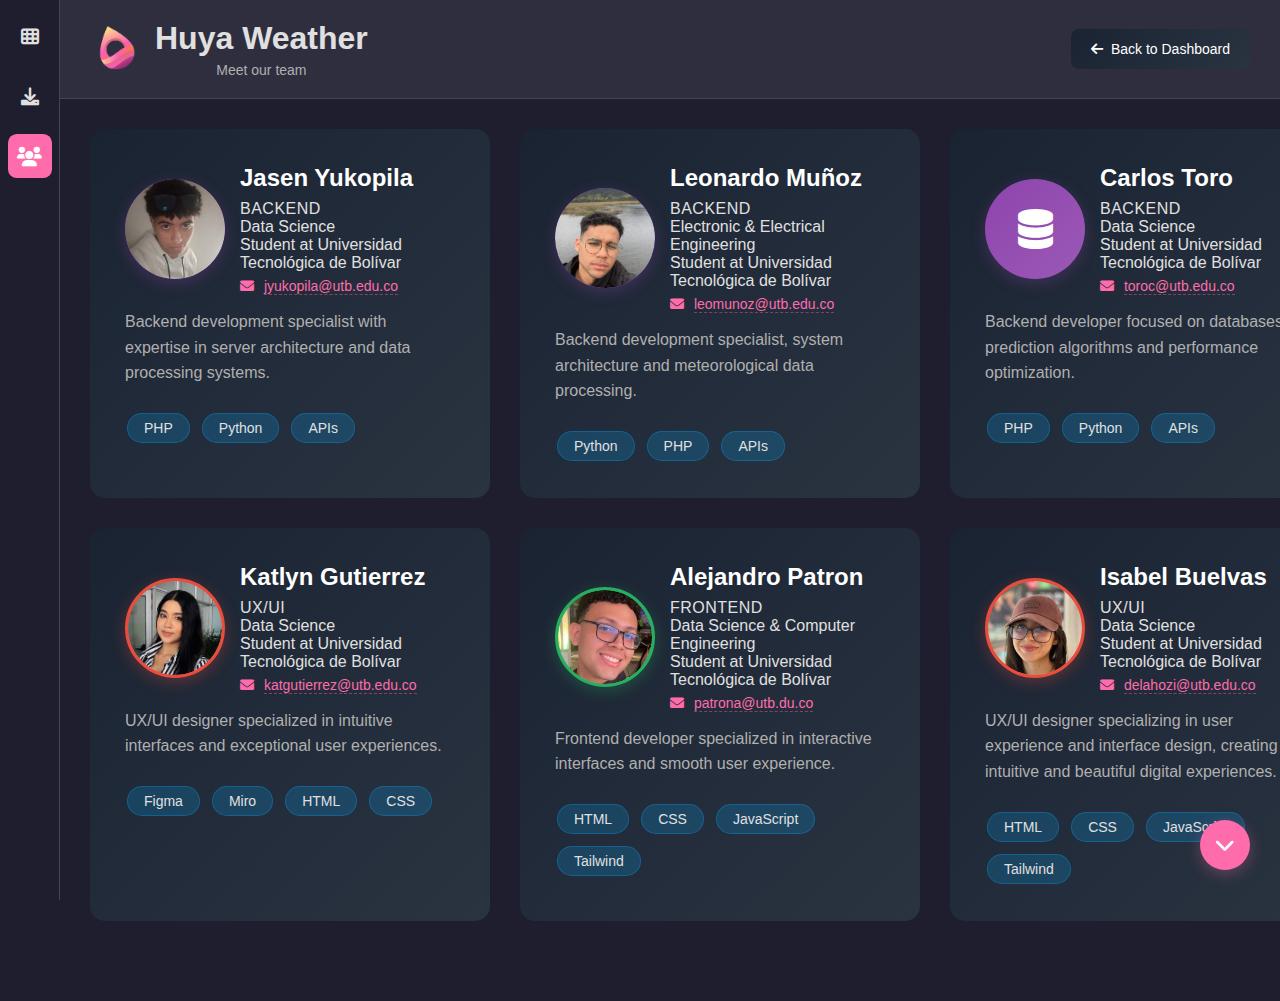
<file: pages/about.html>
<!DOCTYPE html>
<html lang="en">
<head>
    <meta charset="UTF-8">
    <meta name="viewport" content="width=device-width, initial-scale=1.0">
    <title>Huya Weather - About Us</title>
    <link rel="icon" type="image/png" href="../images/logo-huya.png">
    <link rel="shortcut icon" type="image/png" href="../images/logo-huya.png">
    <link rel="apple-touch-icon" href="../images/logo-huya.png">
    <link rel="stylesheet" href="../styles/styles.css">
    <link rel="stylesheet" href="../styles/about-styles.css">
    <link href="https://cdnjs.cloudflare.com/ajax/libs/font-awesome/6.0.0/css/all.min.css" rel="stylesheet">
</head>
<body>
    <!-- Sidebar -->
    <div class="sidebar">
        <div class="sidebar-icon">
            <i class="fas fa-th"></i>
        </div>
        <div class="sidebar-icon">
            <i class="fas fa-download"></i>
        </div>
        <div class="sidebar-icon active">
            <i class="fas fa-users"></i>
        </div>
    </div>

    <!-- Main Container -->
    <div class="main-container">
        <!-- Header -->
        <header class="header">
            <div class="header-left">
                <div class="logo">
                    <div class="logo-icon">
                        <img src="../images/logo-huya.png" alt="Huya Weather Logo" class="logo-image">
                    </div>
                    <div class="logo-text">
                        <h1>Huya Weather</h1>
                        <p>Meet our team</p>
                    </div>
                </div>
            </div>
            <div class="header-right">
                <a href="index.html" class="back-btn">
                    <i class="fas fa-arrow-left"></i>
                    Back to Dashboard
                </a>
            </div>
        </header>

        <!-- Main Content -->
        <div class="main-content">
            <!-- Team Members Grid -->
            <div class="team-grid">
                <!-- Backend -->
                <div class="team-card backend">
                    <div class="team-card-header">
                        <div class="team-avatar">
                            <img src="../images/jasen.jpeg" alt="Jasen Yukopila" class="team-photo">
                        </div>
                        <div class="team-info">
                            <h3>Jasen Yukopila</h3>
                            <p class="role">Backend</p>
                            <p class="degree">Data Science</p>
                            <p class="affiliation">Student at Universidad Tecnológica de Bolívar</p>
                            <p class="email"><i class="fas fa-envelope"></i> <a href="mailto:jyukopila@utb.edu.co">jyukopila@utb.edu.co</a></p>
                        </div>
                    </div>
                    <div class="team-description">
                        <p>Backend development specialist with expertise in server architecture and data processing systems.</p>
                    </div>
                    <div class="team-skills">
                        <span class="skill">PHP</span>
                        <span class="skill">Python</span>
                        <span class="skill">APIs</span>
                    </div>
                </div>

                <!-- Backend Team -->
                <div class="team-card backend">
                    <div class="team-card-header">
                        <div class="team-avatar">
                            <img src="../images/leonardo.jpeg" alt="Leonardo Muñoz" class="team-photo">
                        </div>
                        <div class="team-info">
                            <h3>Leonardo Muñoz</h3>
                            <p class="role">Backend</p>
                            <p class="degree">Electronic & Electrical Engineering</p>
                            <p class="affiliation">Student at Universidad Tecnológica de Bolívar</p>
                            <p class="email"><i class="fas fa-envelope"></i> <a href="mailto:leomunoz@utb.edu.co">leomunoz@utb.edu.co</a></p>
                        </div>
                    </div>
                    <div class="team-description">
                        <p>Backend development specialist, system architecture and meteorological data processing.</p>
                    </div>
                    <div class="team-skills">
                        <span class="skill">Python</span>
                        <span class="skill">PHP</span>
                        <span class="skill">APIs</span>
                    </div>
                </div>

                <div class="team-card backend">
                    <div class="team-card-header">
                        <div class="team-avatar">
                            <i class="fas fa-database"></i>
                        </div>
                        <div class="team-info">
                            <h3>Carlos Toro</h3>
                            <p class="role">Backend</p>
                            <p class="degree">Data Science</p>
                            <p class="affiliation">Student at Universidad Tecnológica de Bolívar</p>
                            <p class="email"><i class="fas fa-envelope"></i> <a href="mailto:toroc@utb.edu.co">toroc@utb.edu.co</a></p>
                        </div>
                    </div>
                    <div class="team-description">
                        <p>Backend developer focused on databases, prediction algorithms and performance optimization.</p>
                    </div>
                    <div class="team-skills">
                        <span class="skill">PHP</span>
                        <span class="skill">Python</span>
                        <span class="skill">APIs</span>
                    </div>
                </div>

                <!-- UX/UI Team -->
                <div class="team-card ux-ui">
                    <div class="team-card-header">
                        <div class="team-avatar">
                            <img src="../images/katlyn.jpeg" alt="Katlyn Gutierrez" class="team-photo">
                        </div>
                        <div class="team-info">
                            <h3>Katlyn Gutierrez</h3>
                            <p class="role">UX/UI</p>
                            <p class="degree">Data Science</p>
                            <p class="affiliation">Student at Universidad Tecnológica de Bolívar</p>
                            <p class="email"><i class="fas fa-envelope"></i> <a href="mailto:katgutierrez@utb.edu.co">katgutierrez@utb.edu.co</a></p>
                        </div>
                    </div>
                    <div class="team-description">
                        <p>UX/UI designer specialized in intuitive interfaces and exceptional user experiences.</p>
                    </div>
                    <div class="team-skills">
                        <span class="skill">Figma</span>
                        <span class="skill">Miro</span>
                        <span class="skill">HTML</span>
                        <span class="skill">CSS</span>
                    </div>
                </div>

                <!-- Frontend -->
                <div class="team-card frontend">
                    <div class="team-card-header">
                        <div class="team-avatar">
                            <img src="../images/patron.jpeg" alt="Alejandro Patron" class="team-photo">
                        </div>
                        <div class="team-info">
                            <h3>Alejandro Patron</h3>
                            <p class="role">Frontend</p>
                            <p class="degree">Data Science & Computer Engineering</p>
                            <p class="affiliation">Student at Universidad Tecnológica de Bolívar</p>
                            <p class="email"><i class="fas fa-envelope"></i> <a href="mailto:patrona@utb.du.co">patrona@utb.du.co</a></p>
                        </div>
                    </div>
                    <div class="team-description">
                        <p>Frontend developer specialized in interactive interfaces and smooth user experience.</p>
                    </div>
                    <div class="team-skills">
                        <span class="skill">HTML</span>
                        <span class="skill">CSS</span>
                        <span class="skill">JavaScript</span>
                        <span class="skill">Tailwind</span>
                    </div>
                </div>

                <div class="team-card ux-ui">
                    <div class="team-card-header">
                        <div class="team-avatar">
                            <img src="../images/isabel.jpeg" alt="Isabel Buelvas" class="team-photo">
                        </div>
                        <div class="team-info">
                            <h3>Isabel Buelvas</h3>
                            <p class="role">UX/UI</p>
                            <p class="degree">Data Science</p>
                            <p class="affiliation">Student at Universidad Tecnológica de Bolívar</p>
                            <p class="email"><i class="fas fa-envelope"></i> <a href="mailto:delahozi@utb.edu.co">delahozi@utb.edu.co</a></p>
                        </div>
                    </div>
                    <div class="team-description">
                        <p>UX/UI designer specializing in user experience and interface design, creating intuitive and beautiful digital experiences.</p>
                    </div>
                    <div class="team-skills">
                        <span class="skill">HTML</span>
                        <span class="skill">CSS</span>
                        <span class="skill">JavaScript</span>
                        <span class="skill">Tailwind</span>
                    </div>
                </div>
            </div>
        </div>
    </div>

    <script src="../js/about.js"></script>
</body>
</html>
</file>
<file: styles/styles.css>
* {
    margin: 0;
    padding: 0;
    box-sizing: border-box;
}

body {
    font-family: 'Arial', sans-serif;
    background-color: var(--background-dark);
    color: var(--text-light);
    margin: 0;
    padding: 0;
}

/* Cambios a tonos oscuros para el fondo */
:root {
    --background-dark: #1E1E2E;
    --card-dark: #2E2E3E;
    --text-light: #E0E0E0;
    --accent-dark: #7136AF;
    --border-dark: #444455;
    --rosa-vibrante: #FF6CAB;
    --naranja-calido: #FFB86C;
    --lila-vibrante: #B97AFF;
    --morado-profundo: #1E1E2E;
    --amarillo-pastel: #FFE76C;
}

/* Sidebar */
.sidebar {
    position: fixed;
    left: 0;
    top: 0;
    width: 60px;
    height: 100vh;
    background-color: var(--background-dark);
    color: var(--text-light);
    display: flex;
    flex-direction: column;
    align-items: center;
    padding-top: 20px;
    z-index: 1000;
    transition: background-color 0.3s ease;
}

.sidebar-icon {
    width: 40px;
    height: 40px;
    display: flex;
    align-items: center;
    justify-content: center;
    margin-bottom: 20px;
    cursor: pointer;
    border-radius: 8px;
    transition: background-color 0.3s ease;
}

.sidebar-icon:hover {
    background-color: #3A3A5C;
}

.sidebar-icon i {
    font-size: 18px;
    color: var(--text-color);
}

/* Main Container */
.main-container {
    margin-left: 60px;
    min-height: 100vh;
    display: flex;
    flex-direction: column;
}

/* Header */
.header {
    display: flex;
    justify-content: space-between;
    align-items: center;
    padding: 20px 30px;
    background-color: var(--card-dark);
    color: var(--text-light);
    border-bottom: 1px solid var(--border-dark);
    text-align: center;
    font-size: 1.5rem;
    font-weight: bold;
}

.header-left {
    display: flex;
    align-items: center;
}

.logo {
    display: flex;
    align-items: center;
    gap: 15px;
    background-color: transparent;
}

.logo-icon {
    width: 50px;
    height: 50px;
    position: relative;
    display: flex;
    align-items: center;
    justify-content: center;
}

.logo-image {
    width: 100%;
    height: 100%;
    object-fit: contain;
}

.logo-text h1 {
    font-size: 32px;
    font-weight: bold;
    color: var(--text-color);
    margin-bottom: 5px;
}

.logo-text p {
    font-size: 14px;
    color: #B0B0B0;
    font-weight: 300;
}

.header-right {
    display: flex;
    align-items: center;
    gap: 20px;
}

.location-text {
    color: var(--text-color);
    font-size: 16px;
}

.calculate-btn {
    background: #FF6CAB;
    color: var(--morado-profundo);
    border: none;
    padding: 12px 24px;
    border-radius: 8px;
    font-size: 16px;
    font-weight: 600;
    cursor: pointer;
    transition: transform 0.2s ease;
}

.calculate-btn:hover {
    transform: translateY(-2px);
    background-color: #FF4A8A;
    box-shadow: 0 4px 15px rgba(255, 108, 171, 0.4);
}

/* Ajustes de colores para el fondo del dashboard y la barra lateral */
.dashboard-header {
    background-color: var(--background-dark);
    color: var(--text-light);
    padding: 1rem;
    text-align: center;
    font-size: 1.2rem;
    font-weight: bold;
}

.sidebar {
    background-color: var(--background-dark);
    color: var(--text-light);
    padding: 1rem;
    border-right: 1px solid var(--border-dark);
    height: 100vh;
}

/* Main Content */
.main-content {
    display: flex;
    flex: 1;
    padding: 30px;
    gap: 30px;
}

/* Left Column */
.left-column {
    flex: 1;
    display: flex;
    flex-direction: column;
    gap: 25px;
}

/* Date Selection */
.date-selection {
    display: flex;
    gap: 20px;
}

.date-input-group {
    flex: 1;
}

.date-input-group label {
    display: block;
    color: var(--text-color);
    font-size: 14px;
    margin-bottom: 8px;
    font-weight: 500;
}

.date-input-wrapper {
    position: relative;
}

.date-input-wrapper input {
    width: 100%;
    padding: 12px 40px 12px 15px;
    background-color: #2D2D44;
    border: 1px solid #3A3A5C;
    border-radius: 8px;
    color: var(--text-color);
    font-size: 14px;
}

.date-input-wrapper input::-webkit-calendar-picker-indicator {
    filter: invert(1);
}

.date-input-wrapper i {
    position: absolute;
    right: 15px;
    top: 50%;
    transform: translateY(-50%);
    color: #B0B0B0;
    font-size: 14px;
}

/* Current Weather Card */
.current-weather-card {
    background-color: #2D2D44;
    border-radius: 12px;
    padding: 30px;
    text-align: center;
    position: relative;
    overflow: hidden;
    background: linear-gradient(135deg, #1A2332 0%, #2A3441 100%);
    border: 1px solid var(--huya-light-blue);
}

.weather-icon {
    margin-bottom: 20px;
}

.weather-icon i {
    color: #FF6CAB;
    text-shadow: 0 0 20px rgba(255, 108, 171, 0.5);
    font-size: 80px;
}

.temperature {
    font-size: 72px;
    font-weight: bold;
    color: var(--text-color);
    margin-bottom: 10px;
    line-height: 1;
}

.weather-condition {
    font-size: 18px;
    color: var(--text-color);
    margin-bottom: 25px;
    font-weight: 300;
}

.location-info, .date-info {
    display: flex;
    align-items: center;
    justify-content: center;
    gap: 8px;
    color: #B0B0B0;
    font-size: 14px;
    margin-bottom: 10px;
}

.location-info i, .date-info i {
    font-size: 12px;
}

/* Weather Metrics */
.weather-metrics {
    display: flex;
    flex-direction: column;
    gap: 15px;
}

.metric-card {
    background-color: #2D2D44;
    border-radius: 12px;
    padding: 20px;
    display: flex;
    align-items: center;
    gap: 15px;
    background: linear-gradient(135deg, #1A2332 0%, #2A3441 100%);
    border: 1px solid var(--huya-border);
}

.metric-icon {
    width: 50px;
    height: 50px;
    border-radius: 50%;
    display: flex;
    align-items: center;
    justify-content: center;
    flex-shrink: 0;
    background-color: #FF6CAB;
}

.metric-icon.wind {
    background: linear-gradient(135deg, #FF6CAB, #FF4A8A);
    box-shadow: 0 4px 15px rgba(255, 108, 171, 0.3);
}

.metric-icon.humidity {
    background: linear-gradient(135deg, #FF6CAB, #FF4A8A);
    box-shadow: 0 4px 15px rgba(255, 108, 171, 0.3);
}

.metric-icon.uv {
    background: linear-gradient(135deg, #FF6CAB, #FF4A8A);
    box-shadow: 0 4px 15px rgba(255, 108, 171, 0.3);
}

.metric-icon.pressure {
    background: linear-gradient(135deg, #FF6CAB, #FF4A8A);
    box-shadow: 0 4px 15px rgba(255, 108, 171, 0.3);
}

.metric-icon.air-quality {
    background: linear-gradient(135deg, #FF6CAB, #FF4A8A);
    box-shadow: 0 4px 15px rgba(255, 108, 171, 0.3);
}

.metric-icon i {
    color: white;
    font-size: 20px;
    text-shadow: 0 2px 4px rgba(0, 0, 0, 0.3);
}

.metric-content {
    flex: 1;
}

.metric-label {
    color: var(--text-color);
    font-size: 14px;
    margin-bottom: 5px;
    font-weight: 500;
}

.metric-value {
    color: var(--text-color);
    font-size: 24px;
    font-weight: bold;
}

.metric-unit select {
    background-color: #3A3A5C;
    border: 1px solid #4A4A6C;
    border-radius: 6px;
    color: var(--text-color);
    padding: 8px 12px;
    font-size: 14px;
    cursor: pointer;
}

.metric-unit select:focus {
    outline: none;
    border-color: #00A8FF;
}

/* Right Column */
.right-column {
    flex: 1;
    display: flex;
    flex-direction: column;
}

.map-section {
    flex: 1;
    display: flex;
    flex-direction: column;
}

.map-section h3 {
    color: var(--text-color);
    font-size: 20px;
    margin-bottom: 5px;
    font-weight: 600;
}

.map-section p {
    color: #B0B0B0;
    font-size: 14px;
    margin-bottom: 20px;
}

#map {
    flex: 1;
    border-radius: 12px;
    overflow: hidden;
    min-height: 500px;
    border: 2px solid var(--huya-light-blue);
}

/* Leaflet Map Customization */
.leaflet-container {
    background-color: #2D2D44 !important;
}

.leaflet-control-zoom a {
    background-color: #2D2D44 !important;
    color: var(--text-color) !important;
    border: 1px solid #3A3A5C !important;
}

.leaflet-control-zoom a:hover {
    background-color: #3A3A5C !important;
}

.leaflet-control-attribution {
    background-color: rgba(45, 45, 68, 0.8) !important;
    color: #B0B0B0 !important;
    font-size: 11px !important;
}

/* Responsive Design */
@media (max-width: 1200px) {
    .main-content {
        flex-direction: column;
    }
    
    .right-column {
        min-height: 400px;
    }
}

@media (max-width: 768px) {
    .header {
        flex-direction: column;
        gap: 20px;
        text-align: center;
    }
    
    .date-selection {
        flex-direction: column;
    }
    
    .main-content {
        padding: 20px;
    }
    
    .temperature {
        font-size: 60px;
    }
    
    .weather-icon i {
        font-size: 60px;
    }
}

/* Custom Scrollbar */
::-webkit-scrollbar {
    width: 8px;
}

::-webkit-scrollbar-track {
    background: #2D2D44;
}

::-webkit-scrollbar-thumb {
    background: #3A3A5C;
    border-radius: 4px;
}

::-webkit-scrollbar-thumb:hover {
    background: #4A4A6C;
}

/* Animaciones CSS */
@keyframes fadeInUp {
    from {
        opacity: 0;
        transform: translateY(30px);
    }
    to {
        opacity: 1;
        transform: translateY(0);
    }
}

@keyframes pulse {
    0% {
        transform: scale(1);
    }
    50% {
        transform: scale(1.05);
    }
    100% {
        transform: scale(1);
    }
}

@keyframes glow {
    0% {
        box-shadow: 0 0 5px rgba(0, 168, 255, 0.3);
    }
    50% {
        box-shadow: 0 0 20px rgba(0, 168, 255, 0.6);
    }
    100% {
        box-shadow: 0 0 5px rgba(0, 168, 255, 0.3);
    }
}

@keyframes slideInLeft {
    from {
        opacity: 0;
        transform: translateX(-50px);
    }
    to {
        opacity: 1;
        transform: translateX(0);
    }
}

@keyframes bounce {
    0%, 20%, 50%, 80%, 100% {
        transform: translateY(0);
    }
    40% {
        transform: translateY(-10px);
    }
    60% {
        transform: translateY(-5px);
    }
}

/* Aplicar animaciones a elementos */
.main-content {
    animation: fadeInUp 0.8s ease-out;
}

.sidebar {
    animation: slideInLeft 0.6s ease-out;
}

.header {
    animation: fadeInUp 0.6s ease-out;
}

.current-weather-card {
    animation: fadeInUp 0.8s ease-out 0.2s both;
}

.metric-card {
    animation: fadeInUp 0.6s ease-out;
    transition: all 0.3s ease;
}

.metric-card:nth-child(1) { animation-delay: 0.1s; }
.metric-card:nth-child(2) { animation-delay: 0.2s; }
.metric-card:nth-child(3) { animation-delay: 0.3s; }
.metric-card:nth-child(4) { animation-delay: 0.4s; }
.metric-card:nth-child(5) { animation-delay: 0.5s; }

.calculate-btn {
    animation: pulse 2s infinite;
}

.calculate-btn:hover {
    animation: glow 1s infinite;
}

.weather-icon i {
    animation: bounce 2s infinite;
}

.logo-image {
    animation: pulse 3s infinite;
}

/* Efectos hover mejorados */
.metric-card:hover {
    transform: translateY(-5px) scale(1.02);
    box-shadow: 0 10px 25px rgba(0, 168, 255, 0.2);
}

.metric-card:hover .metric-icon {
    transform: scale(1.1) rotate(5deg);
    transition: all 0.3s ease;
}

.metric-card:hover .metric-icon.wind {
    box-shadow: 0 6px 20px rgba(255, 108, 171, 0.5);
}

.metric-card:hover .metric-icon.humidity {
    box-shadow: 0 6px 20px rgba(255, 108, 171, 0.5);
}

.metric-card:hover .metric-icon.uv {
    box-shadow: 0 6px 20px rgba(255, 108, 171, 0.5);
}

.metric-card:hover .metric-icon.pressure {
    box-shadow: 0 6px 20px rgba(255, 108, 171, 0.5);
}

.metric-card:hover .metric-icon.air-quality {
    box-shadow: 0 6px 20px rgba(255, 108, 171, 0.5);
}

.current-weather-card:hover {
    transform: translateY(-3px);
    box-shadow: 0 15px 35px rgba(0, 168, 255, 0.3);
}

.sidebar-icon:hover {
    transform: scale(1.1);
    background-color: #3A3A5C;
}

/* ===== TIME SERIES CHART SECTION ===== */
.chart-section {
    background: linear-gradient(135deg, #1E1E2E 0%, #2D2D44 100%);
    border-radius: 20px;
    padding: 30px;
    margin: 30px 20px;
    box-shadow: 0 10px 30px rgba(0, 0, 0, 0.3);
    border: 1px solid rgba(255, 108, 171, 0.2);
    animation: fadeInUp 0.8s ease-out;
}

.chart-header {
    text-align: center;
    margin-bottom: 30px;
    margin-left: 80px; /* Add margin to avoid sidebar overlap */
}

.chart-header h2 {
    color: #FF6CAB;
    font-size: 2.2rem;
    margin-bottom: 10px;
    font-weight: 700;
}

.chart-header p {
    color: #B0B0B0;
    font-size: 1.1rem;
}

.chart-controls {
    display: grid;
    grid-template-columns: 2fr 1fr 1fr;
    gap: 30px;
    margin-bottom: 30px;
    align-items: start;
    margin-left: 80px; /* Add margin to avoid sidebar overlap */
}

.variable-selection h3,
.time-aggregation h3 {
    color: #FF6CAB;
    font-size: 1.2rem;
    margin-bottom: 15px;
    font-weight: 600;
}

.variable-options {
    display: grid;
    grid-template-columns: repeat(3, 1fr);
    gap: 15px;
}

.variable-option {
    display: flex;
    align-items: center;
    cursor: pointer;
    padding: 12px;
    border-radius: 10px;
    background: rgba(255, 255, 255, 0.05);
    border: 2px solid transparent;
    transition: all 0.3s ease;
}

.variable-option:hover {
    background: rgba(255, 108, 171, 0.1);
    border-color: rgba(255, 108, 171, 0.3);
    transform: translateY(-2px);
}

.variable-option input[type="radio"] {
    display: none;
}

.variable-option input[type="radio"]:checked + .variable-label {
    color: #FF6CAB;
    font-weight: 600;
}

.variable-option input[type="radio"]:checked {
    background: rgba(255, 108, 171, 0.15);
    border-color: #FF6CAB;
}

.variable-label {
    display: flex;
    align-items: center;
    gap: 8px;
    color: #B0B0B0;
    font-size: 0.9rem;
    transition: all 0.3s ease;
}

.variable-label i {
    font-size: 1.1rem;
    color: #FF6CAB;
}

.aggregation-options {
    display: flex;
    flex-direction: column;
    gap: 10px;
}

.aggregation-option {
    display: flex;
    align-items: center;
    cursor: pointer;
    padding: 10px 15px;
    border-radius: 8px;
    background: rgba(255, 255, 255, 0.05);
    border: 2px solid transparent;
    transition: all 0.3s ease;
}

.aggregation-option:hover {
    background: rgba(255, 108, 171, 0.1);
    border-color: rgba(255, 108, 171, 0.3);
}

.aggregation-option input[type="radio"] {
    display: none;
}

.aggregation-option input[type="radio"]:checked + .aggregation-label {
    color: #FF6CAB;
    font-weight: 600;
}

.aggregation-option input[type="radio"]:checked {
    background: rgba(255, 108, 171, 0.15);
    border-color: #FF6CAB;
}

.aggregation-label {
    color: #B0B0B0;
    font-size: 1rem;
    transition: all 0.3s ease;
}

.chart-actions {
    display: flex;
    align-items: end;
}

.generate-chart-btn {
    background: linear-gradient(135deg, #FF6CAB 0%, #FF4A8A 100%);
    color: white;
    border: none;
    padding: 15px 30px;
    border-radius: 12px;
    font-size: 1.1rem;
    font-weight: 600;
    cursor: pointer;
    display: flex;
    align-items: center;
    gap: 10px;
    transition: all 0.3s ease;
    box-shadow: 0 4px 15px rgba(255, 108, 171, 0.3);
    width: 100%;
    justify-content: center;
}

.generate-chart-btn:hover {
    transform: translateY(-2px);
    box-shadow: 0 6px 20px rgba(255, 108, 171, 0.4);
    background: linear-gradient(135deg, #FF4A8A 0%, #FF2D7A 100%);
}

.generate-chart-btn:active {
    transform: translateY(0);
}

.chart-container {
    position: relative;
    background: rgba(255, 255, 255, 0.02);
    border-radius: 15px;
    padding: 20px;
    border: 1px solid rgba(255, 108, 171, 0.1);
    min-height: 400px;
    display: flex;
    align-items: center;
    justify-content: center;
    margin-left: 80px; /* Add margin to avoid sidebar overlap */
}

#timeSeriesChart {
    max-width: 100%;
    max-height: 400px;
}

.chart-loading {
    display: flex;
    flex-direction: column;
    align-items: center;
    gap: 20px;
    color: #FF6CAB;
}

.loading-spinner {
    width: 40px;
    height: 40px;
    border: 4px solid rgba(255, 108, 171, 0.2);
    border-top: 4px solid #FF6CAB;
    border-radius: 50%;
    animation: spin 1s linear infinite;
}

.chart-error {
    display: flex;
    flex-direction: column;
    align-items: center;
    gap: 15px;
    color: #FF6B6B;
}

.chart-error i {
    font-size: 2rem;
}

/* Responsive Design for Chart Section */
@media (max-width: 1200px) {
    .chart-controls {
        grid-template-columns: 1fr;
        gap: 20px;
        margin-left: 80px; /* Keep margin on medium screens */
    }
    
    .variable-options {
        grid-template-columns: repeat(2, 1fr);
    }
}

@media (max-width: 768px) {
    .chart-section {
        margin: 20px 10px;
        padding: 20px;
    }
    
    .chart-header {
        margin-left: 0; /* Remove margin on mobile */
    }
    
    .chart-controls {
        margin-left: 0; /* Remove margin on mobile */
    }
    
    .chart-container {
        min-height: 300px;
        margin-left: 0; /* Remove margin on mobile */
    }
    
    .chart-header h2 {
        font-size: 1.8rem;
    }
    
    .variable-options {
        grid-template-columns: 1fr;
    }
}

/* Transiciones suaves */
* {
    transition: all 0.3s ease;
}
</file>
<file: styles/about-styles.css>
/* Estilos específicos para la página Sobre Nosotros */

/* Sidebar activo */
.sidebar-icon.active {
    background-color: var(--rosa-vibrante);
    transform: scale(1.1);
}

.sidebar-icon.active i {
    color: white;
}

/* Botón de regreso */
.back-btn {
    background: linear-gradient(135deg, #1A2332, #2A3441);
    color: white;
    text-decoration: none;
    padding: 12px 20px;
    border-radius: 8px;
    font-size: 14px;
    font-weight: 500;
    display: flex;
    align-items: center;
    gap: 8px;
    transition: all 0.3s ease;
    border: 1px solid var(--huya-light-blue);
}

.back-btn:hover {
    background: linear-gradient(135deg, #2A3441, #1A2332);
    transform: translateY(-2px);
    box-shadow: 0 4px 15px rgba(0, 168, 255, 0.3);
}

/* Introducción del equipo */
.team-intro {
    background: linear-gradient(135deg, #1A2332 0%, #2A3441 100%);
    border-radius: 12px;
    padding: 30px;
    margin-bottom: 30px;
    border: 1px solid var(--huya-border);
    text-align: center;
}

.team-intro h2 {
    color: white;
    font-size: 28px;
    margin-bottom: 15px;
    font-weight: 600;
}

.team-intro p {
    color: #B0B0B0;
    font-size: 16px;
    line-height: 1.6;
    max-width: 600px;
    margin: 0 auto;
}

/* Grid del equipo */
.team-grid {
    display: grid;
    grid-template-columns: repeat(auto-fit, minmax(400px, 1fr));
    gap: 30px;
    margin-bottom: 50px;
    justify-items: center;
    max-width: 1400px;
    margin-left: auto;
    margin-right: auto;
}

/* Tarjetas del equipo */
.team-card {
    background: linear-gradient(135deg, #1A2332 0%, #2A3441 100%);
    border-radius: 15px;
    padding: 35px;
    border: 1px solid var(--huya-border);
    transition: all 0.3s ease;
    position: relative;
    overflow: hidden;
    min-height: 280px;
}

.team-card::before {
    content: '';
    position: absolute;
    top: 0;
    left: 0;
    right: 0;
    height: 4px;
    background: var(--huya-light-blue);
    transform: scaleX(0);
    transition: transform 0.3s ease;
}

.team-card:hover::before {
    transform: scaleX(1);
}

.team-card:hover {
    transform: translateY(-5px);
    box-shadow: 0 10px 25px rgba(0, 168, 255, 0.2);
    border-color: var(--huya-light-blue);
}

/* Header de la tarjeta */
.team-card-header {
    display: flex;
    align-items: center;
    gap: 15px;
    margin-bottom: 15px;
}

.team-avatar {
    width: 100px;
    height: 100px;
    border-radius: 50%;
    display: flex;
    align-items: center;
    justify-content: center;
    font-size: 40px;
    color: white;
    flex-shrink: 0;
    overflow: hidden;
    position: relative;
}

.team-photo {
    width: 100%;
    height: 100%;
    object-fit: cover;
    border-radius: 50%;
    transition: transform 0.3s ease;
}

.team-photo:hover {
    transform: scale(1.1);
}

/* Efectos especiales para las fotos */
.team-card.ux-ui .team-avatar {
    border: 3px solid #E74C3C;
    box-shadow: 0 0 20px rgba(231, 76, 60, 0.3);
}

.team-card.frontend .team-avatar {
    border: 3px solid #27AE60;
    box-shadow: 0 0 20px rgba(39, 174, 96, 0.3);
}

.team-card.ux-ui:hover .team-avatar {
    box-shadow: 0 0 30px rgba(231, 76, 60, 0.5);
}

.team-card.frontend:hover .team-avatar {
    box-shadow: 0 0 30px rgba(39, 174, 96, 0.5);
}

/* Colores específicos por rol */

.team-card.backend .team-avatar {
    background: linear-gradient(135deg, #8E44AD, #9B59B6);
    box-shadow: 0 4px 15px rgba(142, 68, 173, 0.3);
}

.team-card.ux-ui .team-avatar {
    background: linear-gradient(135deg, #E74C3C, #FF6B6B);
    box-shadow: 0 4px 15px rgba(231, 76, 60, 0.3);
}

.team-card.frontend .team-avatar {
    background: linear-gradient(135deg, #27AE60, #2ECC71);
    box-shadow: 0 4px 15px rgba(39, 174, 96, 0.3);
}

.team-info h3 {
    color: white;
    font-size: 24px;
    margin-bottom: 8px;
    font-weight: 600;
}

.team-info .role {
    color: var(--huya-light-blue);
    font-size: 16px;
    font-weight: 500;
    text-transform: uppercase;
    letter-spacing: 0.5px;
}

/* Email estilo UI consistente */
.team-info .email {
    margin-top: 6px;
    font-size: 14px;
    color: #FF6CAB; /* rosa vibrante del tema */
}

.team-info .email a {
    color: #FF6CAB;
    text-decoration: none;
    border-bottom: 1px dashed rgba(255, 108, 171, 0.4);
}

.team-info .email a:hover {
    color: #FF4A8A;
    border-bottom-color: rgba(255, 74, 138, 0.6);
}

.team-info .email i {
    margin-right: 6px;
}

.team-description {
    margin-bottom: 25px;
}

.team-description p {
    color: #B0B0B0;
    font-size: 16px;
    line-height: 1.6;
}

/* Skills */
.team-skills {
    display: flex;
    flex-wrap: wrap;
    gap: 8px;
}

.skill {
    background: rgba(0, 168, 255, 0.2);
    color: var(--huya-light-blue);
    padding: 6px 16px;
    border-radius: 25px;
    font-size: 14px;
    font-weight: 500;
    border: 1px solid rgba(0, 168, 255, 0.3);
    margin: 2px;
}

/* Sección de misión */
.mission-section {
    background: linear-gradient(135deg, #1A2332 0%, #2A3441 100%);
    border-radius: 12px;
    padding: 30px;
    margin-bottom: 30px;
    border: 1px solid var(--huya-border);
    text-align: center;
}

.mission-section h2 {
    color: white;
    font-size: 24px;
    margin-bottom: 20px;
    font-weight: 600;
}

.mission-section p {
    color: #B0B0B0;
    font-size: 16px;
    line-height: 1.6;
    max-width: 800px;
    margin: 0 auto;
}

/* Sección de valores */
.values-section {
    background: linear-gradient(135deg, #1A2332 0%, #2A3441 100%);
    border-radius: 12px;
    padding: 30px;
    border: 1px solid var(--huya-border);
}

.values-section h2 {
    color: white;
    font-size: 24px;
    margin-bottom: 25px;
    text-align: center;
    font-weight: 600;
}

.values-grid {
    display: grid;
    grid-template-columns: repeat(auto-fit, minmax(200px, 1fr));
    gap: 20px;
}

.value-item {
    text-align: center;
    padding: 20px;
    background: rgba(255, 255, 255, 0.05);
    border-radius: 8px;
    border: 1px solid rgba(255, 255, 255, 0.1);
    transition: all 0.3s ease;
}

.value-item:hover {
    background: rgba(255, 255, 255, 0.1);
    transform: translateY(-3px);
    box-shadow: 0 5px 15px rgba(0, 168, 255, 0.2);
}

.value-item i {
    font-size: 32px;
    color: var(--huya-light-blue);
    margin-bottom: 15px;
}

.value-item h3 {
    color: white;
    font-size: 16px;
    margin-bottom: 10px;
    font-weight: 600;
}

.value-item p {
    color: #B0B0B0;
    font-size: 14px;
    line-height: 1.4;
}

/* Animaciones */
.team-card {
    animation: fadeInUp 0.6s ease-out;
}

.team-card:nth-child(1) { animation-delay: 0.1s; }
.team-card:nth-child(2) { animation-delay: 0.2s; }
.team-card:nth-child(3) { animation-delay: 0.3s; }
.team-card:nth-child(4) { animation-delay: 0.4s; }
.team-card:nth-child(5) { animation-delay: 0.5s; }
.team-card:nth-child(6) { animation-delay: 0.6s; }

.value-item {
    animation: fadeInUp 0.6s ease-out;
}

.value-item:nth-child(1) { animation-delay: 0.1s; }
.value-item:nth-child(2) { animation-delay: 0.2s; }
.value-item:nth-child(3) { animation-delay: 0.3s; }
.value-item:nth-child(4) { animation-delay: 0.4s; }

/* Efectos especiales - Removidos para Jasen */

/* Responsive */
@media (max-width: 768px) {
    .team-grid {
        grid-template-columns: 1fr;
        gap: 20px;
    }
    
    .values-grid {
        grid-template-columns: repeat(2, 1fr);
    }
    
    .team-card {
        padding: 25px;
        min-height: auto;
    }
    
    .team-card-header {
        flex-direction: column;
        text-align: center;
        gap: 20px;
    }
    
    .team-avatar {
        width: 80px;
        height: 80px;
        font-size: 32px;
    }
    
    .team-info h3 {
        font-size: 20px;
    }
    
    .team-info .role {
        font-size: 14px;
    }
    
    .team-description p {
        font-size: 14px;
    }
}

@media (max-width: 480px) {
    .values-grid {
        grid-template-columns: 1fr;
    }
    
    .team-intro,
    .mission-section,
    .values-section {
        padding: 20px;
    }
}

/* Bottom Section 2x1 */
.bottom-section {
    display: flex;
    flex-direction: column;
    gap: 30px;
    margin-top: 40px;
    width: 100%;
}

/* Team Section */
.team-section {
    background: linear-gradient(135deg, #1A2332 0%, #2A3441 100%);
    border-radius: 12px;
    padding: 40px;
    border: 1px solid var(--huya-border);
    text-align: center;
    width: 100%;
    box-sizing: border-box;
}

.team-section h2 {
    color: white;
    font-size: 28px;
    margin-bottom: 20px;
    font-weight: 600;
}

.team-section p {
    color: #B0B0B0;
    font-size: 16px;
    line-height: 1.6;
    margin: 0;
}

/* Sección de aliados */
.partners-section {
    background: linear-gradient(135deg, #1A2332 0%, #2A3441 100%);
    border-radius: 12px;
    padding: 40px;
    border: 1px solid var(--huya-border);
    text-align: center;
    width: 100%;
    box-sizing: border-box;
}

.partners-section h2 {
    color: white;
    font-size: 28px;
    margin-bottom: 30px;
    font-weight: 600;
}

.partners-logos {
    display: flex;
    justify-content: center;
    align-items: center;
    gap: 60px;
    flex-wrap: wrap;
}

.partner-logo {
    background: rgba(255, 255, 255, 0.05);
    border-radius: 15px;
    padding: 30px;
    border: 1px solid rgba(255, 255, 255, 0.1);
    transition: all 0.3s ease;
    min-width: 200px;
    min-height: 150px;
    display: flex;
    flex-direction: column;
    align-items: center;
    justify-content: center;
    gap: 15px;
}

.partner-logo:hover {
    background: rgba(255, 255, 255, 0.1);
    transform: translateY(-5px);
    box-shadow: 0 10px 25px rgba(0, 168, 255, 0.2);
}

.partner-image {
    max-width: 100%;
    max-height: 120px;
    object-fit: contain;
    filter: brightness(0.9);
    transition: all 0.3s ease;
}

.partner-name {
    color: #B0B0B0;
    font-size: 14px;
    font-weight: 500;
    text-align: center;
    margin: 0;
    line-height: 1.4;
}

.partner-logo:hover .partner-image {
    filter: brightness(1.1);
    transform: scale(1.05);
}

/* Responsive para aliados */
@media (max-width: 768px) {
    .bottom-section {
        gap: 20px;
    }
    
    .team-section,
    .partners-section {
        padding: 30px 20px;
    }
    
    .partners-logos {
        flex-direction: column;
        gap: 30px;
    }
    
    .partner-logo {
        min-width: 150px;
        min-height: 120px;
        padding: 20px;
    }
    
    .partner-image {
        max-height: 80px;
    }
}
</file>
